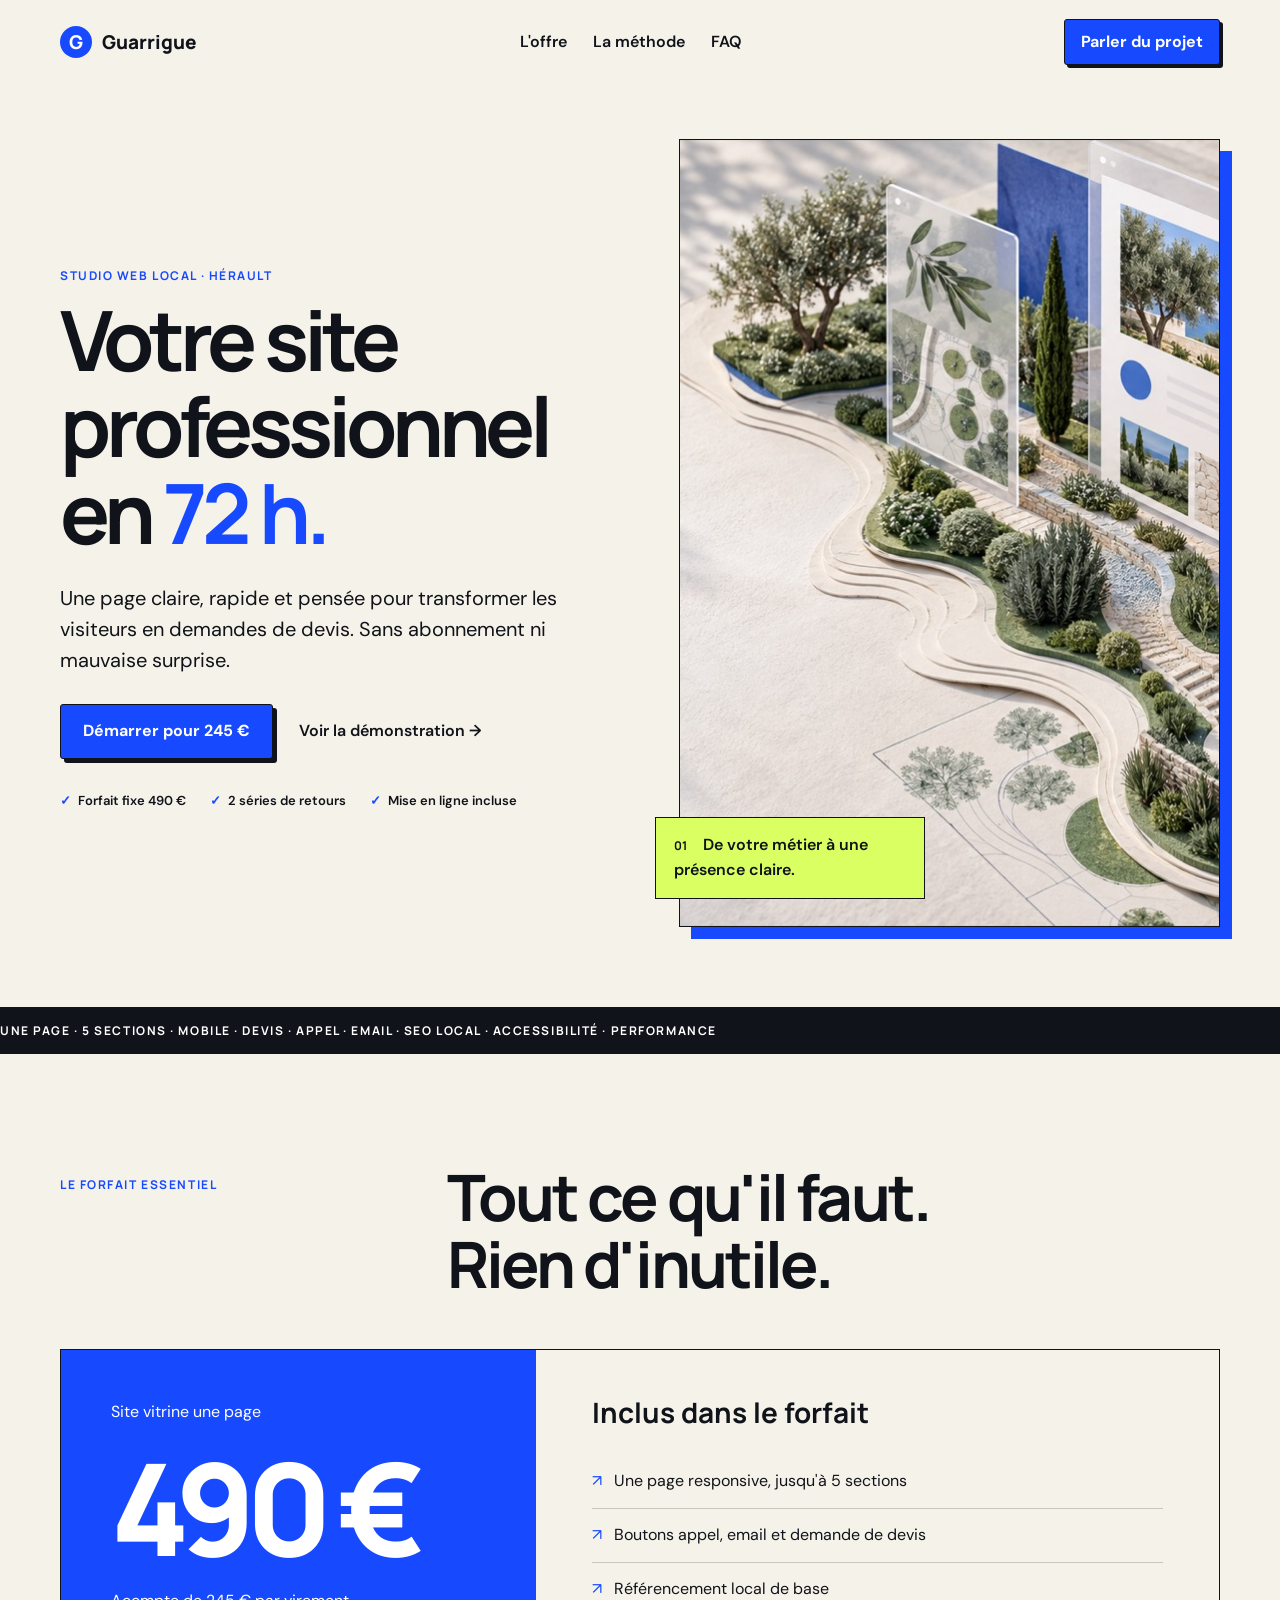
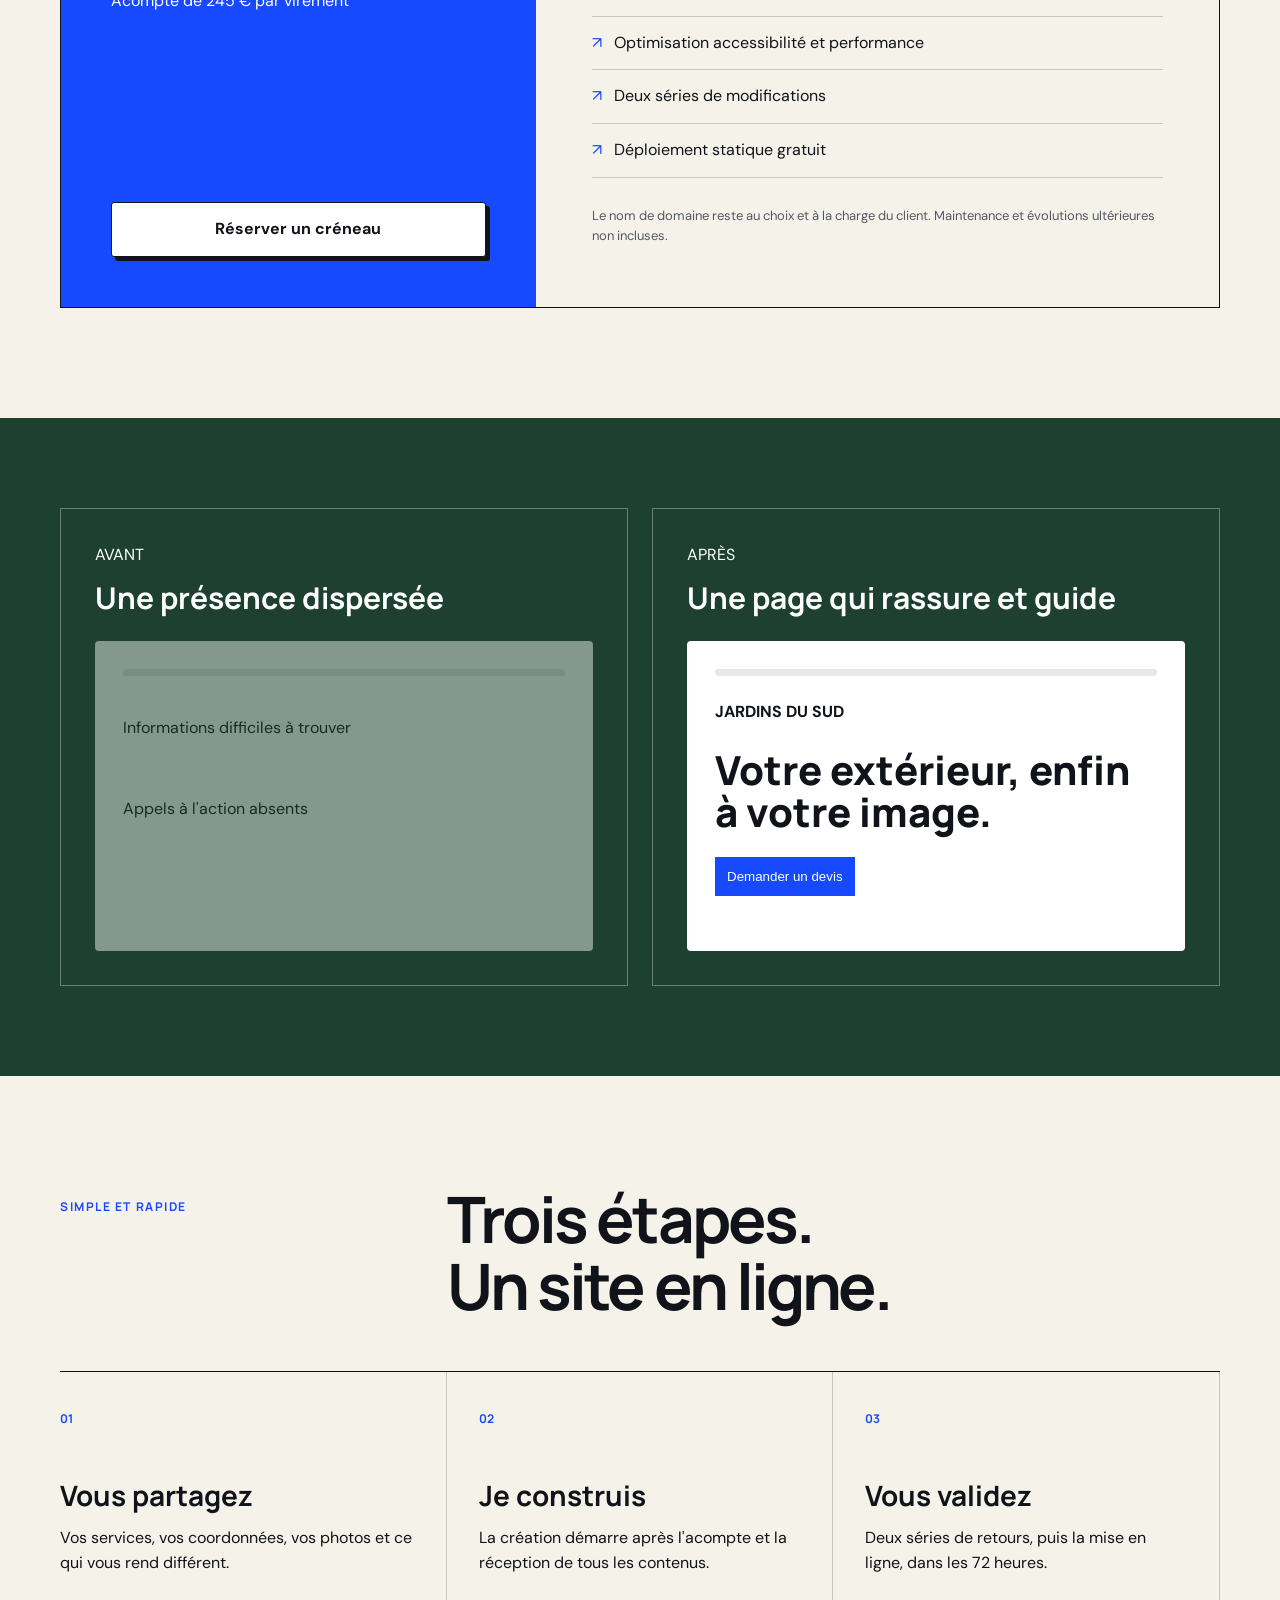
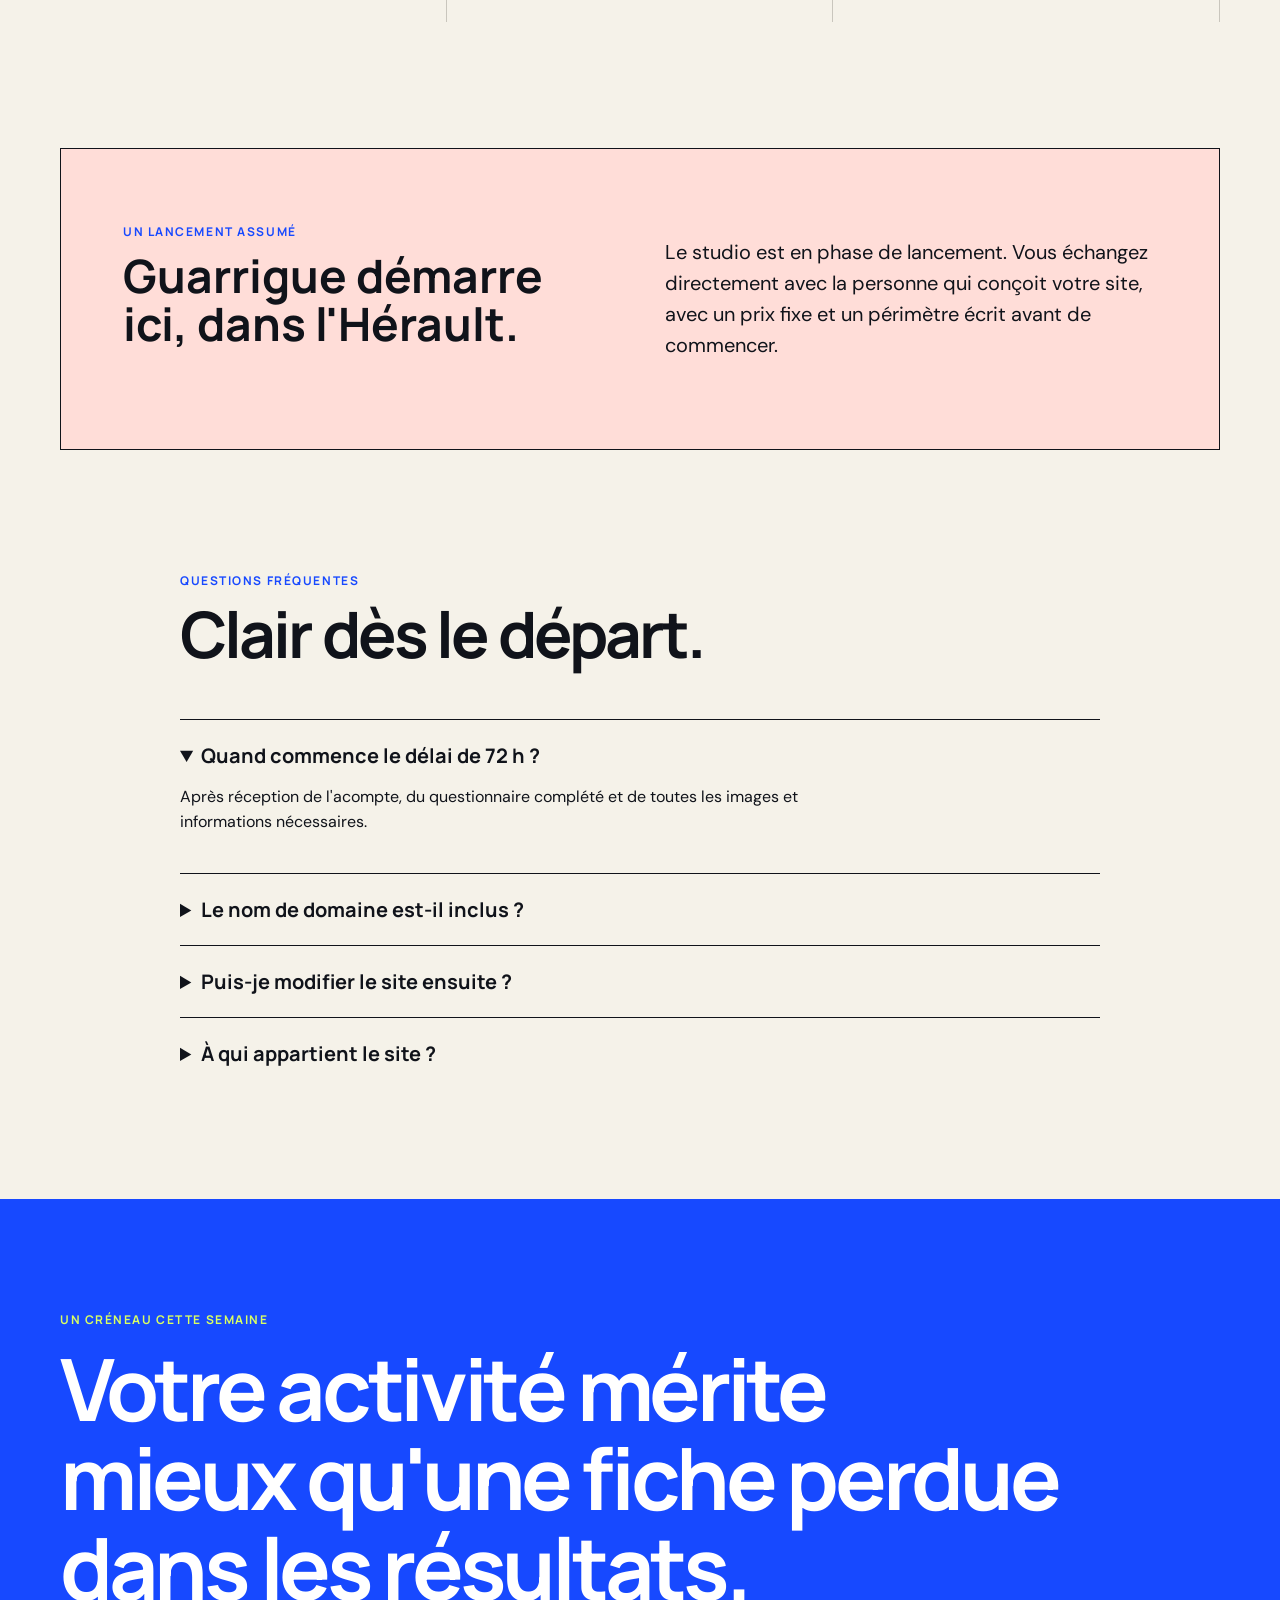
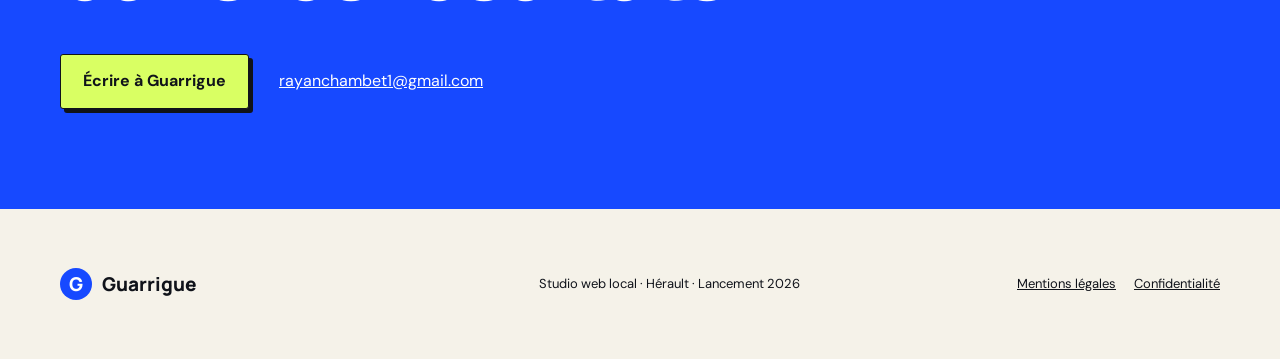
<file: index.html>
<!doctype html>
<html lang="fr">
<head>
  <meta charset="utf-8">
  <meta name="viewport" content="width=device-width,initial-scale=1">
  <title>Guarrigue — Votre site professionnel en 72 h</title>
  <meta name="description" content="Guarrigue crée des sites vitrines clairs et rapides pour les indépendants de l'Hérault. Une page, 490 €, livrée en 72 h après réception des éléments.">
  <meta property="og:title" content="Guarrigue — Votre site professionnel en 72 h">
  <meta property="og:description" content="Une page claire, rapide et pensée pour convertir. Forfait fixe : 490 €.">
  <meta property="og:image" content="https://guts6667.github.io/guarrigue/assets/hero-garden.jpg">
  <meta name="theme-color" content="#1749ff">
  <link rel="icon" href="assets/favicon.svg" type="image/svg+xml">
  <link rel="stylesheet" href="styles.css">
</head>
<body>
  <a class="skip" href="#contenu">Aller au contenu</a>
  <header class="nav wrap">
    <a class="brand" href="#top" aria-label="Guarrigue, accueil"><span>G</span>Guarrigue</a>
    <nav aria-label="Navigation principale"><a href="#offre">L'offre</a><a href="#methode">La méthode</a><a href="#faq">FAQ</a></nav>
    <a class="button small" href="mailto:rayanchambet1@gmail.com?subject=Mon%20projet%20de%20site">Parler du projet</a>
  </header>

  <main id="contenu">
    <section class="hero wrap" id="top">
      <div class="hero-copy">
        <p class="eyebrow">Studio web local · Hérault</p>
        <h1>Votre site professionnel en <em>72 h.</em></h1>
        <p class="lead">Une page claire, rapide et pensée pour transformer les visiteurs en demandes de devis. Sans abonnement ni mauvaise surprise.</p>
        <div class="actions"><a class="button" href="mailto:rayanchambet1@gmail.com?subject=Je%20veux%20mon%20site%20en%2072h">Démarrer pour 245 €</a><a class="text-link" href="demo/">Voir la démonstration →</a></div>
        <ul class="proof" aria-label="Points clés"><li>Forfait fixe 490 €</li><li>2 séries de retours</li><li>Mise en ligne incluse</li></ul>
      </div>
      <figure class="hero-art"><img src="assets/hero-garden.jpg" width="1400" height="788" alt="Un jardin méditerranéen se transforme en maquette de site web"><figcaption><span>01</span> De votre métier à une présence claire.</figcaption></figure>
    </section>

    <section class="ticker" aria-label="Résumé de l'offre"><div>UNE PAGE · 5 SECTIONS · MOBILE · DEVIS · APPEL · EMAIL · SEO LOCAL · ACCESSIBILITÉ · PERFORMANCE</div></section>

    <section class="section wrap" id="offre">
      <div class="section-head"><p class="eyebrow">Le forfait essentiel</p><h2>Tout ce qu'il faut.<br>Rien d'inutile.</h2></div>
      <div class="offer-grid">
        <article class="price-card"><p>Site vitrine une page</p><strong>490 €</strong><span>Acompte de 245 € par virement</span><a class="button inverse" href="mailto:rayanchambet1@gmail.com?subject=Réserver%20mon%20créneau">Réserver un créneau</a></article>
        <div class="included"><h3>Inclus dans le forfait</h3><ul><li>Une page responsive, jusqu'à 5 sections</li><li>Boutons appel, email et demande de devis</li><li>Référencement local de base</li><li>Optimisation accessibilité et performance</li><li>Deux séries de modifications</li><li>Déploiement statique gratuit</li></ul><p class="fine">Le nom de domaine reste au choix et à la charge du client. Maintenance et évolutions ultérieures non incluses.</p></div>
      </div>
    </section>

    <section class="before-after">
      <div class="wrap compare"><div class="before"><span>AVANT</span><h3>Une présence dispersée</h3><div class="browser ghost"><i></i><p>Informations difficiles à trouver</p><p>Appels à l'action absents</p></div></div><div class="after"><span>APRÈS</span><h3>Une page qui rassure et guide</h3><div class="browser"><i></i><b>JARDINS DU SUD</b><strong>Votre extérieur, enfin à votre image.</strong><button>Demander un devis</button></div></div></div>
    </section>

    <section class="section wrap" id="methode">
      <div class="section-head"><p class="eyebrow">Simple et rapide</p><h2>Trois étapes.<br>Un site en ligne.</h2></div>
      <ol class="steps"><li><span>01</span><h3>Vous partagez</h3><p>Vos services, vos coordonnées, vos photos et ce qui vous rend différent.</p></li><li><span>02</span><h3>Je construis</h3><p>La création démarre après l'acompte et la réception de tous les contenus.</p></li><li><span>03</span><h3>Vous validez</h3><p>Deux séries de retours, puis la mise en ligne, dans les 72 heures.</p></li></ol>
    </section>

    <section class="launch wrap"><div><p class="eyebrow">Un lancement assumé</p><h2>Guarrigue démarre ici, dans l'Hérault.</h2></div><p>Le studio est en phase de lancement. Vous échangez directement avec la personne qui conçoit votre site, avec un prix fixe et un périmètre écrit avant de commencer.</p></section>

    <section class="section wrap faq" id="faq">
      <div class="section-head"><p class="eyebrow">Questions fréquentes</p><h2>Clair dès le départ.</h2></div>
      <details open><summary>Quand commence le délai de 72 h ?</summary><p>Après réception de l'acompte, du questionnaire complété et de toutes les images et informations nécessaires.</p></details>
      <details><summary>Le nom de domaine est-il inclus ?</summary><p>Non. Vous le choisissez, vous le possédez et vous le payez directement. Je vous accompagne pour le connecter.</p></details>
      <details><summary>Puis-je modifier le site ensuite ?</summary><p>Deux séries de retours sont incluses avant mise en ligne. La maintenance et les évolutions futures feront l'objet d'un devis séparé.</p></details>
      <details><summary>À qui appartient le site ?</summary><p>Après paiement intégral, les fichiers réalisés pour votre projet vous appartiennent selon les conditions du contrat.</p></details>
    </section>

    <section class="closing"><div class="wrap"><p class="eyebrow light">Un créneau cette semaine</p><h2>Votre activité mérite mieux qu'une fiche perdue dans les résultats.</h2><a class="button lime" href="mailto:rayanchambet1@gmail.com?subject=Mon%20site%20Guarrigue">Écrire à Guarrigue</a><a class="mail" href="mailto:rayanchambet1@gmail.com">rayanchambet1@gmail.com</a></div></section>
  </main>
  <footer class="wrap"><a class="brand" href="#top"><span>G</span>Guarrigue</a><p>Studio web local · Hérault · Lancement 2026</p><nav><a href="mentions-legales/">Mentions légales</a><a href="confidentialite/">Confidentialité</a></nav></footer>
</body>
</html>
</file>
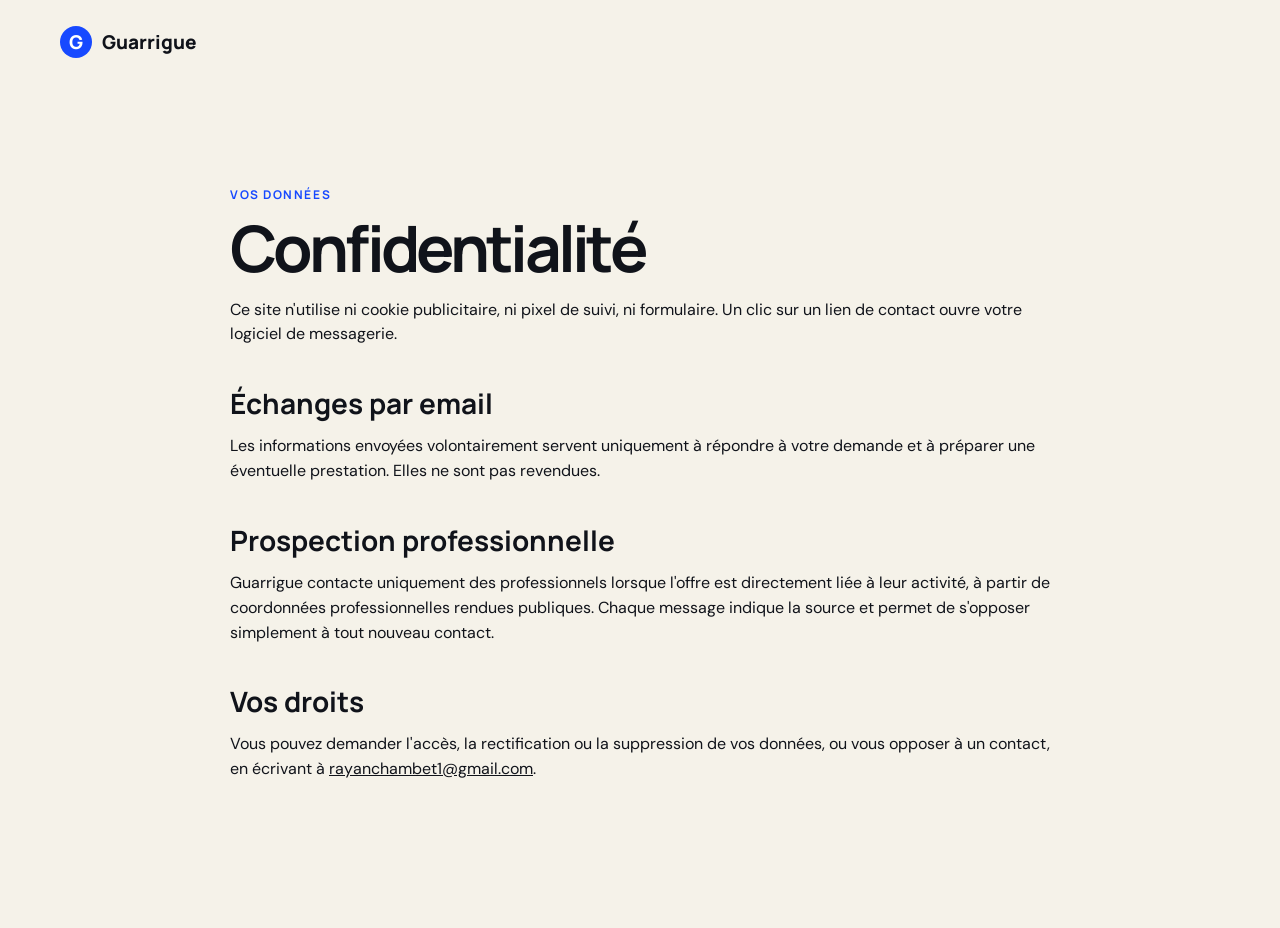
<file: confidentialite/index.html>
<!doctype html><html lang="fr"><head><meta charset="utf-8"><meta name="viewport" content="width=device-width,initial-scale=1"><title>Confidentialité — Guarrigue</title><link rel="stylesheet" href="../styles.css"></head><body><header class="nav wrap"><a class="brand" href="../"><span>G</span>Guarrigue</a></header><main class="legal wrap"><p class="eyebrow">Vos données</p><h1>Confidentialité</h1><p>Ce site n'utilise ni cookie publicitaire, ni pixel de suivi, ni formulaire. Un clic sur un lien de contact ouvre votre logiciel de messagerie.</p><h2>Échanges par email</h2><p>Les informations envoyées volontairement servent uniquement à répondre à votre demande et à préparer une éventuelle prestation. Elles ne sont pas revendues.</p><h2>Prospection professionnelle</h2><p>Guarrigue contacte uniquement des professionnels lorsque l'offre est directement liée à leur activité, à partir de coordonnées professionnelles rendues publiques. Chaque message indique la source et permet de s'opposer simplement à tout nouveau contact.</p><h2>Vos droits</h2><p>Vous pouvez demander l'accès, la rectification ou la suppression de vos données, ou vous opposer à un contact, en écrivant à <a href="mailto:rayanchambet1@gmail.com">rayanchambet1@gmail.com</a>.</p></main></body></html>
</file>
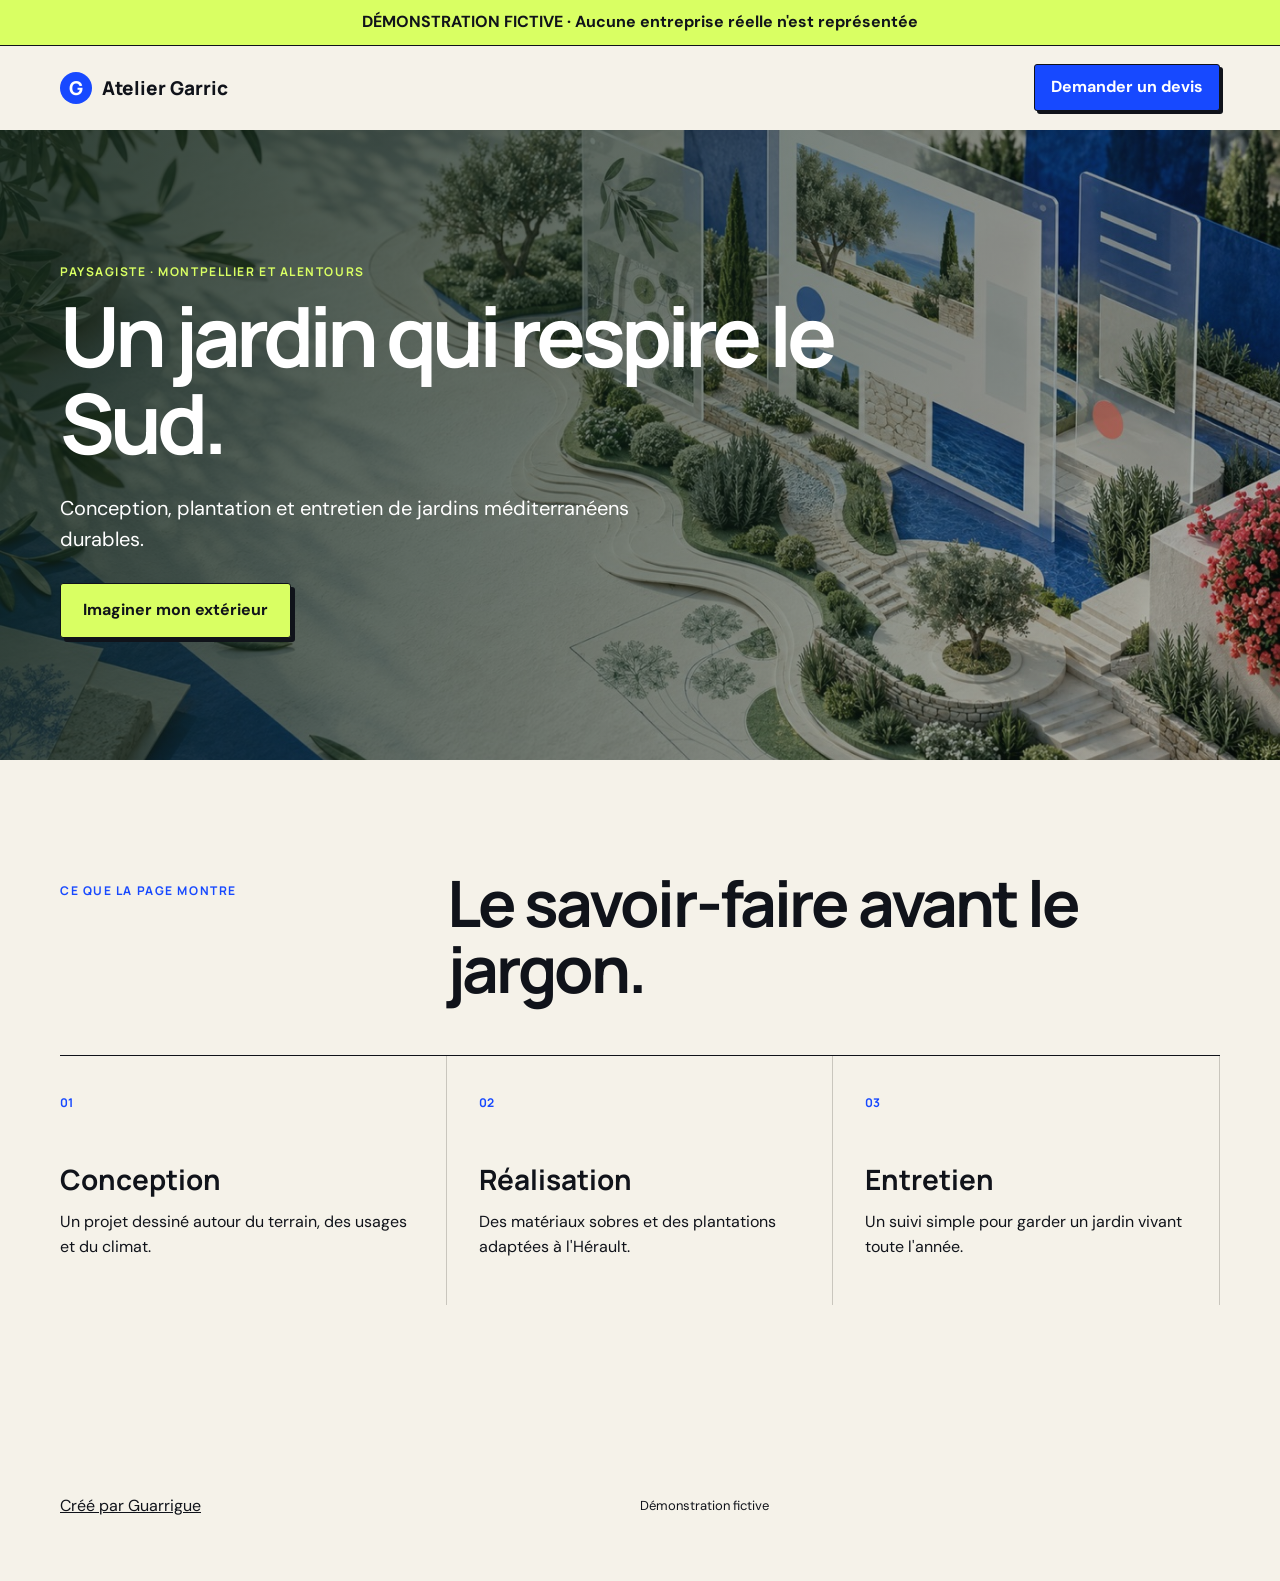
<file: demo/index.html>
<!doctype html><html lang="fr"><head><meta charset="utf-8"><meta name="viewport" content="width=device-width,initial-scale=1"><title>Démonstration paysagiste — Guarrigue</title><meta name="robots" content="noindex"><link rel="stylesheet" href="../styles.css"></head><body><div class="demo-banner">DÉMONSTRATION FICTIVE · Aucune entreprise réelle n'est représentée</div><header class="nav wrap"><a class="brand" href="../"><span>G</span>Atelier Garric</a><a class="button small" href="mailto:rayanchambet1@gmail.com?subject=Une%20démo%20comme%20celle-ci">Demander un devis</a></header><main><section class="demo-hero"><div class="wrap"><p class="eyebrow light">Paysagiste · Montpellier et alentours</p><h1>Un jardin qui respire le Sud.</h1><p class="lead">Conception, plantation et entretien de jardins méditerranéens durables.</p><a class="button lime" href="mailto:rayanchambet1@gmail.com">Imaginer mon extérieur</a></div></section><section class="section wrap"><div class="section-head"><p class="eyebrow">Ce que la page montre</p><h2>Le savoir-faire avant le jargon.</h2></div><ol class="steps"><li><span>01</span><h3>Conception</h3><p>Un projet dessiné autour du terrain, des usages et du climat.</p></li><li><span>02</span><h3>Réalisation</h3><p>Des matériaux sobres et des plantations adaptées à l'Hérault.</p></li><li><span>03</span><h3>Entretien</h3><p>Un suivi simple pour garder un jardin vivant toute l'année.</p></li></ol></section></main><footer class="wrap"><a href="../">Créé par Guarrigue</a><p>Démonstration fictive</p></footer></body></html>
</file>
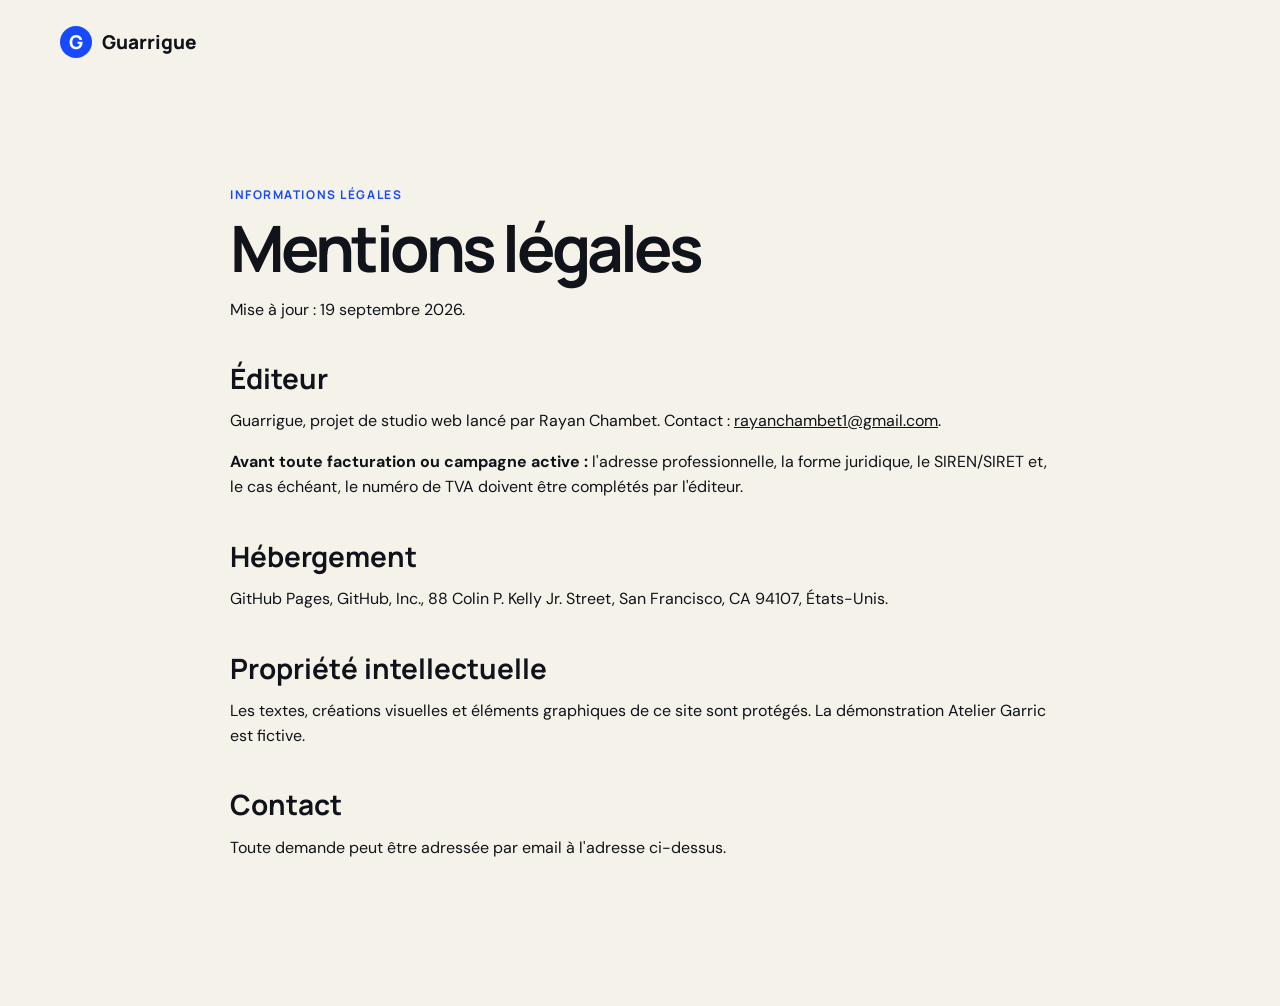
<file: mentions-legales/index.html>
<!doctype html><html lang="fr"><head><meta charset="utf-8"><meta name="viewport" content="width=device-width,initial-scale=1"><title>Mentions légales — Guarrigue</title><link rel="stylesheet" href="../styles.css"></head><body><header class="nav wrap"><a class="brand" href="../"><span>G</span>Guarrigue</a></header><main class="legal wrap"><p class="eyebrow">Informations légales</p><h1>Mentions légales</h1><p>Mise à jour : 19 septembre 2026.</p><h2>Éditeur</h2><p>Guarrigue, projet de studio web lancé par Rayan Chambet. Contact : <a href="mailto:rayanchambet1@gmail.com">rayanchambet1@gmail.com</a>.</p><p><strong>Avant toute facturation ou campagne active :</strong> l'adresse professionnelle, la forme juridique, le SIREN/SIRET et, le cas échéant, le numéro de TVA doivent être complétés par l'éditeur.</p><h2>Hébergement</h2><p>GitHub Pages, GitHub, Inc., 88 Colin P. Kelly Jr. Street, San Francisco, CA 94107, États-Unis.</p><h2>Propriété intellectuelle</h2><p>Les textes, créations visuelles et éléments graphiques de ce site sont protégés. La démonstration Atelier Garric est fictive.</p><h2>Contact</h2><p>Toute demande peut être adressée par email à l'adresse ci-dessus.</p></main></body></html>
</file>
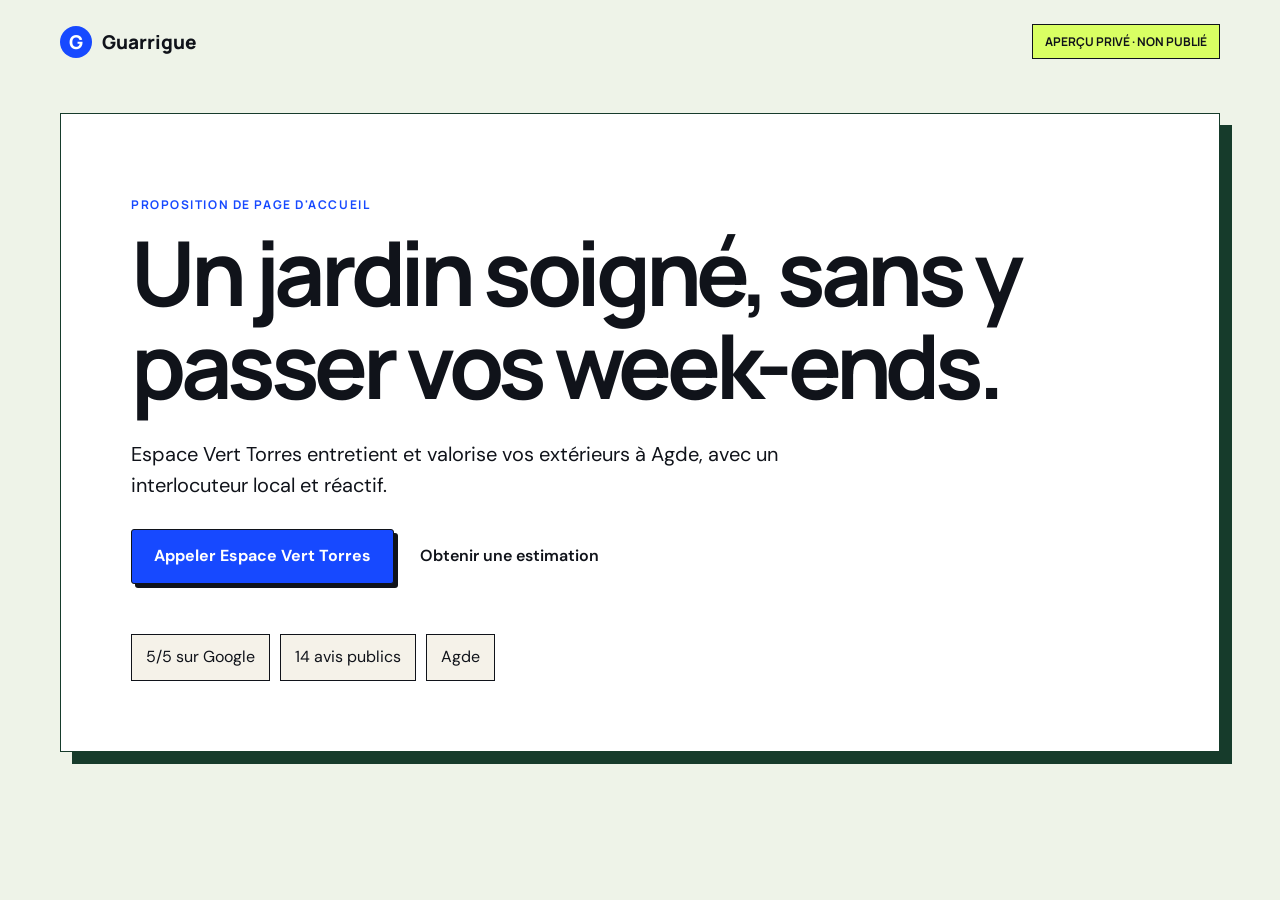
<file: apercu/espace-vert-torres/index.html>
<!doctype html><html lang="fr"><head><meta charset="utf-8"><meta name="viewport" content="width=device-width,initial-scale=1"><meta name="robots" content="noindex,nofollow"><title>Aperçu privé Espace Vert Torres — Guarrigue</title><link rel="stylesheet" href="../../styles.css"></head><body class="preview-shell"><header class="preview-nav wrap"><a class="brand" href="../../"><span>G</span>Guarrigue</a><span class="preview-badge">APERÇU PRIVÉ · NON PUBLIÉ</span></header><main class="preview-card wrap"><p class="eyebrow">Proposition de page d'accueil</p><h1>Un jardin soigné, sans y passer vos week-ends.</h1><p class="lead">Espace Vert Torres entretient et valorise vos extérieurs à Agde, avec un interlocuteur local et réactif.</p><div class="actions"><a class="button" href="tel:+33743749890">Appeler Espace Vert Torres</a><span class="text-link">Obtenir une estimation</span></div><div class="preview-stats"><span>5/5 sur Google</span><span>14 avis publics</span><span>Agde</span></div></main></body></html>
</file>
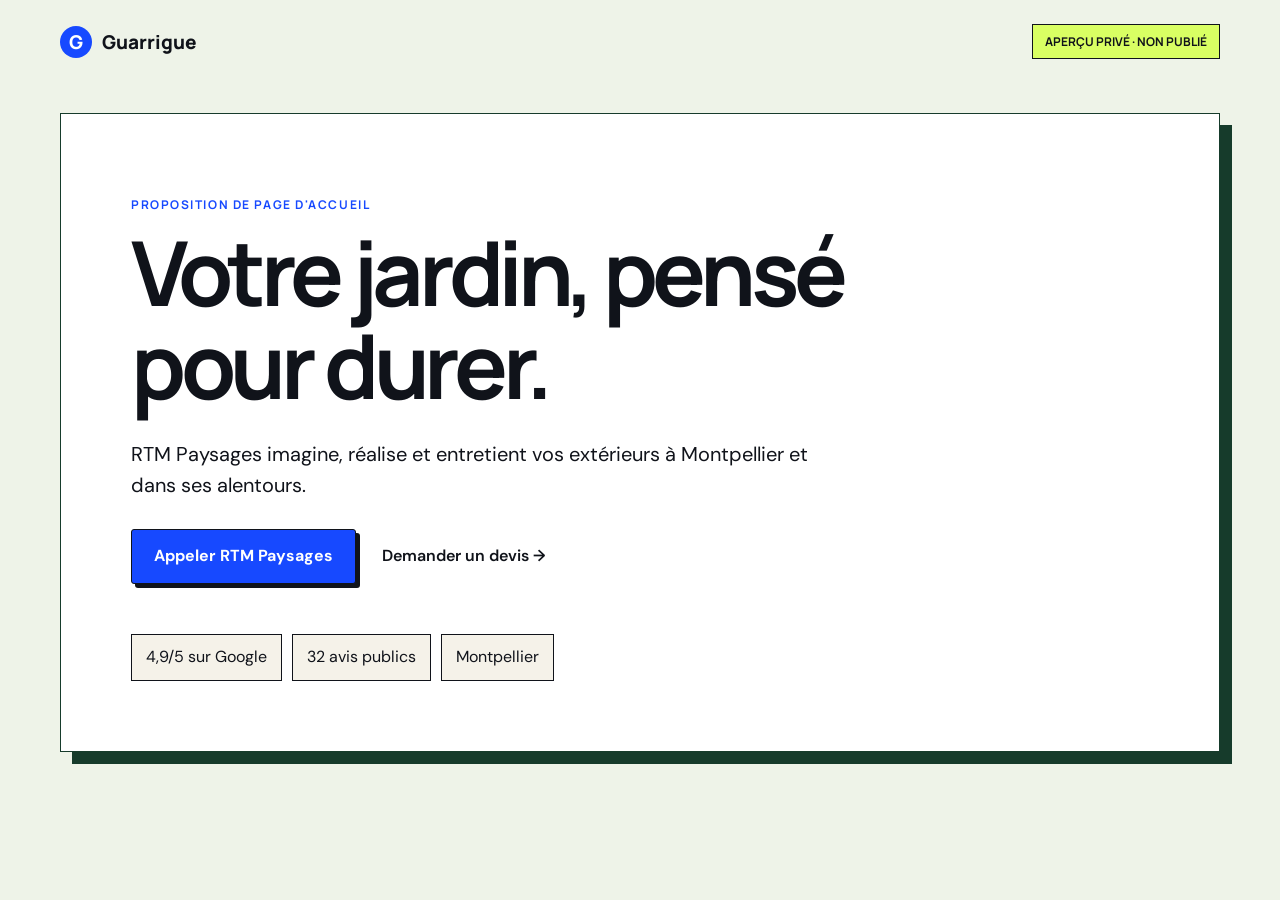
<file: apercu/rtm-paysages/index.html>
<!doctype html><html lang="fr"><head><meta charset="utf-8"><meta name="viewport" content="width=device-width,initial-scale=1"><meta name="robots" content="noindex,nofollow"><title>Aperçu privé RTM Paysages — Guarrigue</title><link rel="stylesheet" href="../../styles.css"></head><body class="preview-shell"><header class="preview-nav wrap"><a class="brand" href="../../"><span>G</span>Guarrigue</a><span class="preview-badge">APERÇU PRIVÉ · NON PUBLIÉ</span></header><main class="preview-card wrap"><p class="eyebrow">Proposition de page d'accueil</p><h1>Votre jardin, pensé pour durer.</h1><p class="lead">RTM Paysages imagine, réalise et entretient vos extérieurs à Montpellier et dans ses alentours.</p><div class="actions"><a class="button" href="tel:+33749808643">Appeler RTM Paysages</a><a class="text-link" href="mailto:rtmpaysages@gmail.com">Demander un devis →</a></div><div class="preview-stats"><span>4,9/5 sur Google</span><span>32 avis publics</span><span>Montpellier</span></div></main></body></html>
</file>
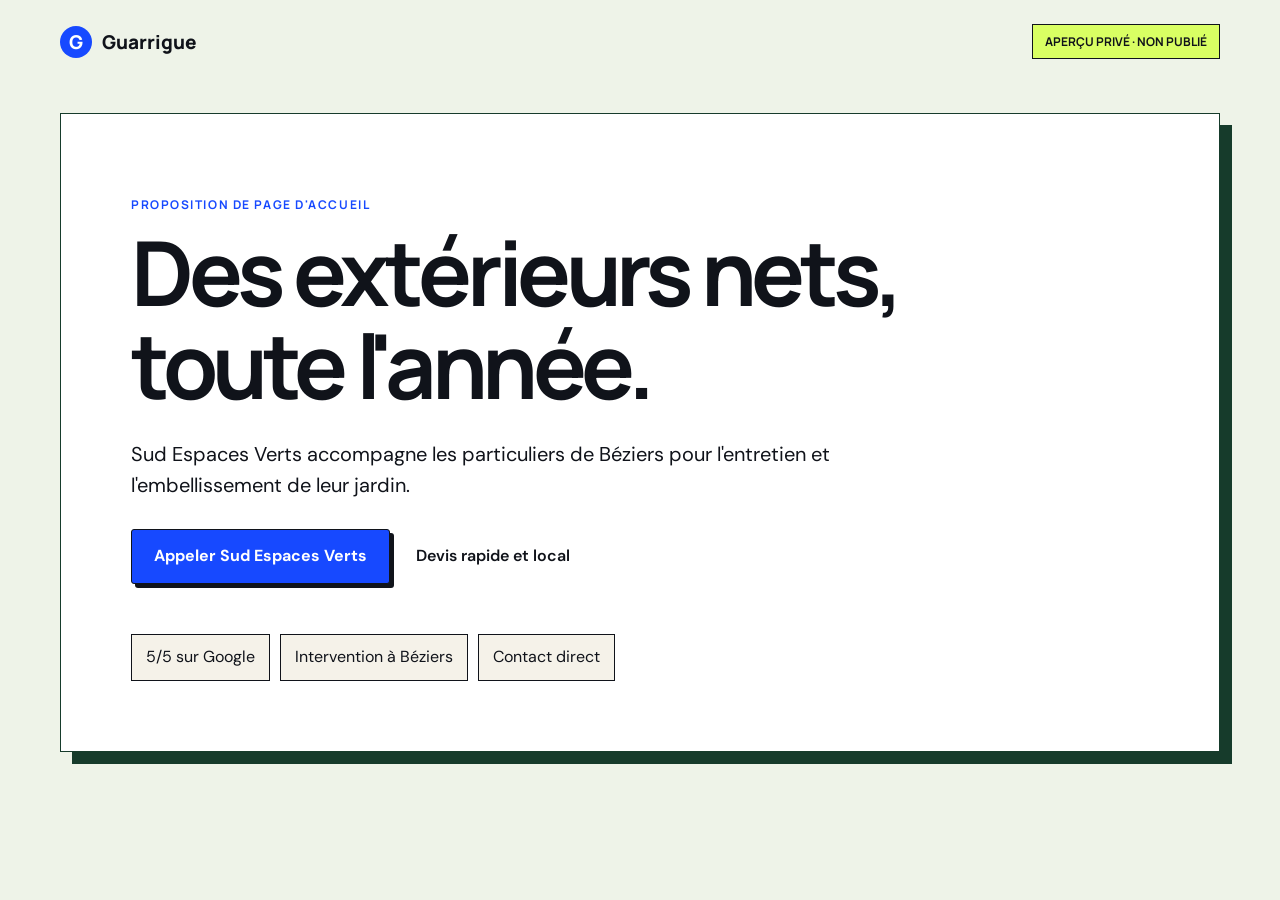
<file: apercu/sud-espaces-verts/index.html>
<!doctype html><html lang="fr"><head><meta charset="utf-8"><meta name="viewport" content="width=device-width,initial-scale=1"><meta name="robots" content="noindex,nofollow"><title>Aperçu privé Sud Espaces Verts — Guarrigue</title><link rel="stylesheet" href="../../styles.css"></head><body class="preview-shell"><header class="preview-nav wrap"><a class="brand" href="../../"><span>G</span>Guarrigue</a><span class="preview-badge">APERÇU PRIVÉ · NON PUBLIÉ</span></header><main class="preview-card wrap"><p class="eyebrow">Proposition de page d'accueil</p><h1>Des extérieurs nets, toute l'année.</h1><p class="lead">Sud Espaces Verts accompagne les particuliers de Béziers pour l'entretien et l'embellissement de leur jardin.</p><div class="actions"><a class="button" href="tel:+33781401581">Appeler Sud Espaces Verts</a><span class="text-link">Devis rapide et local</span></div><div class="preview-stats"><span>5/5 sur Google</span><span>Intervention à Béziers</span><span>Contact direct</span></div></main></body></html>
</file>
<file: styles.css>
@import url('https://fonts.googleapis.com/css2?family=DM+Sans:wght@400;500;600;700&family=Manrope:wght@500;600;700;800&display=swap');
:root{--blue:#1749ff;--ink:#10131a;--paper:#f5f2e9;--lime:#d9ff63;--pink:#ffddd8;--green:#1d4031;--line:#c9c6bd}*{box-sizing:border-box}html{scroll-behavior:smooth}body{margin:0;background:var(--paper);color:var(--ink);font:16px/1.55 'DM Sans',sans-serif}a{color:inherit}.wrap{width:min(1160px,calc(100% - 40px));margin:auto}.skip{position:fixed;left:12px;top:-60px;background:#fff;padding:12px;z-index:10}.skip:focus{top:12px}.nav{height:84px;display:flex;align-items:center;justify-content:space-between;gap:30px}.brand{display:flex;align-items:center;gap:10px;text-decoration:none;font:800 19px Manrope}.brand span{display:grid;place-items:center;width:32px;height:32px;background:var(--blue);color:white;border-radius:50%}.nav nav{display:flex;gap:26px}.nav nav a,.text-link{font-weight:600;text-decoration:none}.button{display:inline-flex;justify-content:center;align-items:center;border:1px solid var(--ink);background:var(--blue);color:#fff;padding:14px 22px;border-radius:3px;text-decoration:none;font-weight:700;box-shadow:4px 4px 0 var(--ink);transition:.18s}.button:hover{transform:translate(-2px,-2px);box-shadow:6px 6px 0 var(--ink)}.button.small{padding:10px 16px;box-shadow:3px 3px 0 var(--ink)}.hero{min-height:700px;display:grid;grid-template-columns:1.02fr .98fr;gap:56px;align-items:center;padding-top:55px;padding-bottom:80px}.eyebrow{text-transform:uppercase;letter-spacing:.13em;font:700 12px Manrope;color:var(--blue)}h1,h2,h3{font-family:Manrope,sans-serif;line-height:1.04;margin:0}h1{font-size:clamp(54px,6.5vw,94px);letter-spacing:-.06em}h1 em{font-style:normal;color:var(--blue)}.lead{max-width:590px;font-size:20px;margin:28px 0}.actions{display:flex;align-items:center;gap:26px;flex-wrap:wrap}.proof{display:flex;gap:24px;list-style:none;padding:0;margin:32px 0 0;font-size:13px;font-weight:600}.proof li:before{content:'✓';color:var(--blue);margin-right:7px}.hero-art{margin:0;position:relative}.hero-art img{display:block;width:100%;aspect-ratio:4/5;object-fit:cover;border:1px solid var(--ink);box-shadow:12px 12px 0 var(--blue)}.hero-art figcaption{position:absolute;left:-24px;bottom:28px;background:var(--lime);padding:15px 18px;border:1px solid var(--ink);font-weight:600;max-width:270px}.hero-art figcaption span{font:700 12px Manrope;margin-right:12px}.ticker{overflow:hidden;background:var(--ink);color:#fff;padding:15px 0;white-space:nowrap;font:700 12px Manrope;letter-spacing:.13em}.ticker div{width:max-content;animation:drift 22s linear infinite}@keyframes drift{to{transform:translateX(-28%)}}.section{padding:110px 0}.section-head{display:grid;grid-template-columns:1fr 2fr;align-items:start;margin-bottom:52px}.section-head h2{font-size:clamp(42px,5vw,70px);letter-spacing:-.045em}.offer-grid{display:grid;grid-template-columns:.82fr 1.18fr;border:1px solid var(--ink)}.price-card{background:var(--blue);color:#fff;padding:50px;display:flex;flex-direction:column}.price-card p{margin:0}.price-card strong{font:800 clamp(78px,10vw,138px)/1 Manrope;letter-spacing:-.08em;margin:18px 0}.price-card span{margin-bottom:42px}.button.inverse{background:#fff;color:var(--ink);margin-top:auto}.included{padding:48px 56px}.included h3{font-size:28px}.included ul{list-style:none;padding:0;margin:28px 0}.included li{padding:14px 0;border-bottom:1px solid var(--line)}.included li:before{content:'↗';color:var(--blue);margin-right:12px}.fine{font-size:13px;color:#545963}.before-after{background:var(--green);color:#fff;padding:90px 0}.compare{display:grid;grid-template-columns:1fr 1fr;gap:24px}.compare>div{padding:34px;border:1px solid #668174}.compare h3{font-size:30px;margin:14px 0 28px}.browser{min-height:310px;background:#fff;color:var(--ink);padding:28px;border-radius:4px;display:flex;flex-direction:column;gap:24px}.browser i{height:7px;background:#e8e8e8;border-radius:4px}.browser strong{font:800 40px/1.05 Manrope}.browser button{align-self:flex-start;background:var(--blue);color:#fff;border:0;padding:12px}.browser.ghost{opacity:.46;filter:grayscale(1)}.steps{display:grid;grid-template-columns:repeat(3,1fr);gap:0;list-style:none;padding:0;border-top:1px solid var(--ink)}.steps li{padding:34px 32px 30px 0;border-right:1px solid var(--line)}.steps li+li{padding-left:32px}.steps span{font:700 12px Manrope;color:var(--blue)}.steps h3{font-size:28px;margin:50px 0 12px}.launch{background:var(--pink);padding:62px;display:grid;grid-template-columns:1fr 1fr;gap:50px;border:1px solid var(--ink)}.launch h2{font-size:46px}.launch>p{font-size:20px;margin:26px 0}.faq{max-width:920px}.faq .section-head{grid-template-columns:1fr}.faq details{border-top:1px solid var(--ink);padding:22px 0}.faq summary{cursor:pointer;font:700 20px Manrope}.faq details p{max-width:700px}.closing{background:var(--blue);color:#fff;padding:100px 0}.closing h2{font-size:clamp(46px,7vw,86px);max-width:1000px;letter-spacing:-.05em;margin:16px 0 42px}.eyebrow.light{color:var(--lime)}.button.lime{background:var(--lime);color:var(--ink)}.mail{margin-left:30px}footer{min-height:150px;display:grid;grid-template-columns:1fr 1fr auto;align-items:center;gap:30px}footer p{font-size:13px}footer nav{display:flex;gap:18px;font-size:13px}.legal{max-width:820px;padding:90px 0 130px}.legal h1{font-size:64px}.legal h2{font-size:28px;margin-top:42px}.demo-banner{background:var(--lime);border-bottom:1px solid var(--ink);padding:10px;text-align:center;font-weight:700}.demo-hero{min-height:70vh;background:linear-gradient(110deg,rgba(15,35,25,.87),rgba(15,35,25,.25)),url('assets/hero-garden.jpg') center/cover;color:#fff;display:flex;align-items:end}.demo-hero>div{padding:90px 0}.demo-hero h1{max-width:850px}.demo-hero .lead{color:#fff}.preview-shell{min-height:100vh;background:#eef3e8}.preview-nav{padding:24px 0;display:flex;justify-content:space-between}.preview-card{background:#fff;border:1px solid #163b2b;padding:70px;margin:30px auto 90px;box-shadow:12px 12px 0 #163b2b}.preview-card h1{font-size:clamp(48px,7vw,92px);max-width:900px}.preview-badge{display:inline-block;background:var(--lime);border:1px solid var(--ink);padding:8px 12px;font:700 12px Manrope}.preview-card .lead{max-width:720px}.preview-stats{display:flex;gap:10px;flex-wrap:wrap;margin-top:50px}.preview-stats span{border:1px solid var(--ink);padding:10px 14px;background:var(--paper)}
@media(max-width:800px){.wrap{width:min(100% - 28px,1160px)}.nav{height:72px}.nav nav{display:none}.nav .button.small{font-size:12px}.hero{grid-template-columns:1fr;min-height:auto;padding-top:40px}.hero-art{margin:10px 10px 0 18px}.hero-art figcaption{left:-16px}.proof{flex-direction:column;gap:6px}.section{padding:75px 0}.section-head,.offer-grid,.compare,.steps,.launch{grid-template-columns:1fr}.section-head{gap:16px}.included,.price-card{padding:34px 26px}.steps li,.steps li+li{padding:26px 0;border-right:0;border-bottom:1px solid var(--line)}.steps h3{margin-top:18px}.launch{padding:34px 26px}.launch h2{font-size:38px}footer{grid-template-columns:1fr;padding:38px 0}footer nav{flex-wrap:wrap}.mail{display:block;margin:24px 0 0}.preview-card{padding:35px 24px;box-shadow:7px 7px 0 #163b2b}.demo-hero>div{padding:60px 0}}
@media(prefers-reduced-motion:reduce){html{scroll-behavior:auto}.ticker div{animation:none}.button{transition:none}}
</file>
